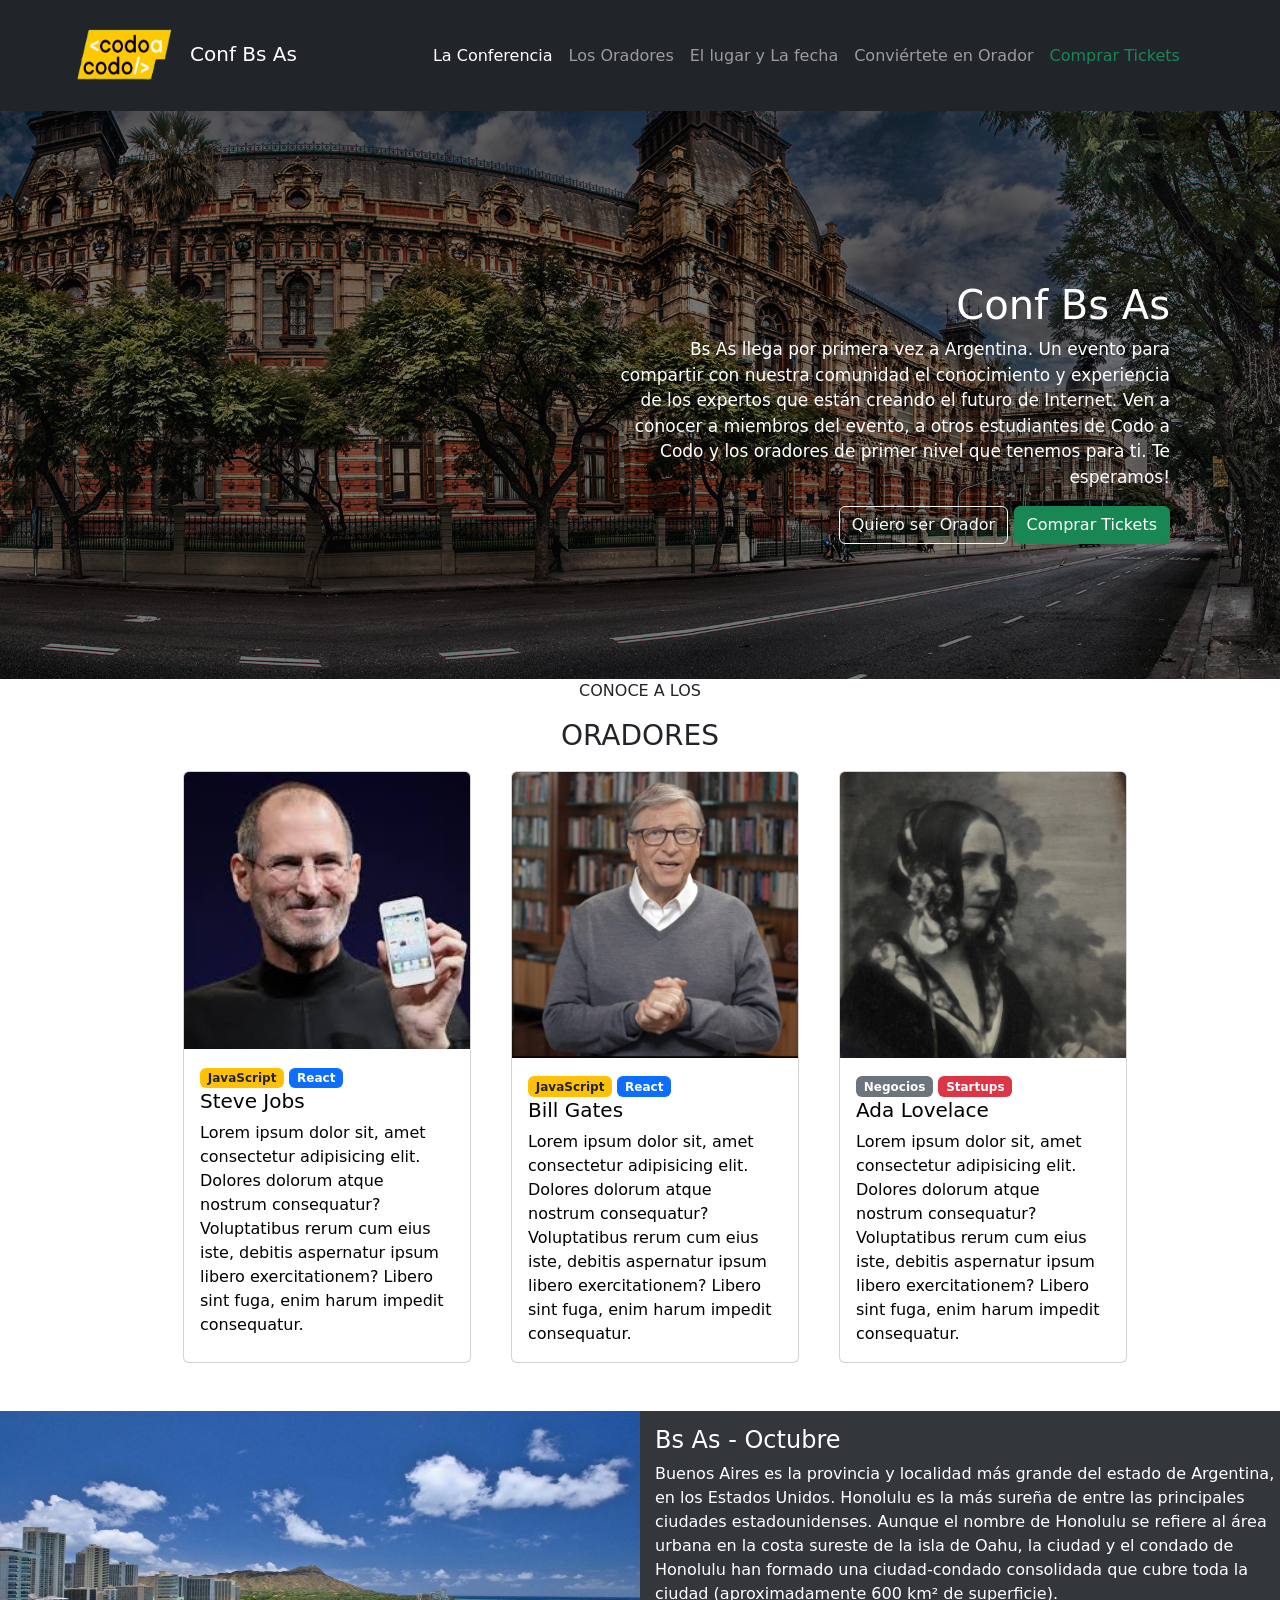
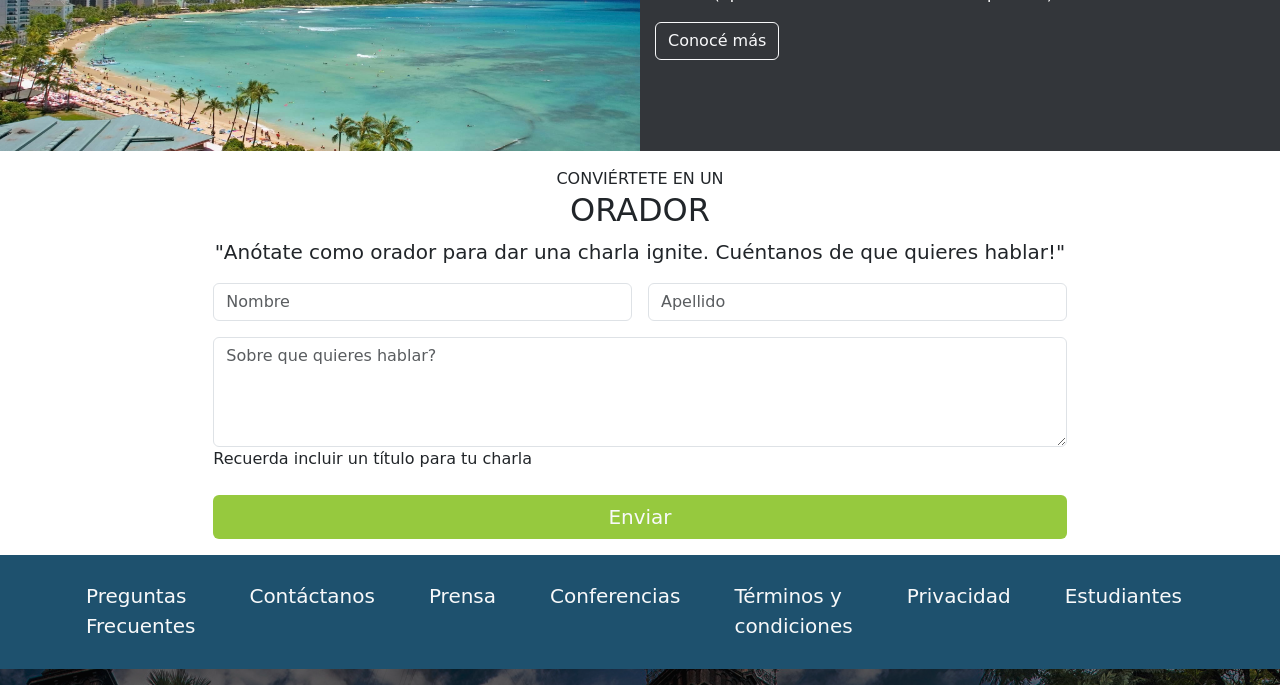
<file: index.html>
<!DOCTYPE html>
<html lang="en">
<head>
    <meta charset="UTF-8">
    <meta http-equiv="X-UA-Compatible" content="IE=edge">
    <meta name="viewport" content="width=device-width, initial-scale=1.0">
    <link href="https://cdn.jsdelivr.net/npm/bootstrap@5.1.1/dist/css/bootstrap.min.css" rel="stylesheet" integrity="sha384-F3w7mX95PdgyTmZZMECAngseQB83DfGTowi0iMjiWaeVhAn4FJkqJByhZMI3AhiU" crossorigin="anonymous">
    <link rel="stylesheet" href="CSS/style.css">
    <link rel="icon" type="image/png" href="img/codoacodo.png" sizes="16x16">
    <title>Codo a Codo FRONT_END</title>
</head>
<body>
    <header>
        <nav class="navbar navbar-expand-lg navbar-dark bg-dark">
            <div class="container-fluid">
              <a class="navbar-brand mx-5" href="#">
                  <img src="img/codoacodo.png" alt="" width="130" height="85">Conf Bs As
              </a>
              <button class="navbar-toggler" type="button" data-bs-toggle="collapse" data-bs-target="#navbarSupportedContent" aria-controls="navbarSupportedContent" aria-expanded="false" aria-label="Toggle navigation">
                <span class="navbar-toggler-icon"></span>
              </button>
              <div class="collapse navbar-collapse" id="navbarSupportedContent">
                <ul class="navbar-nav mx-auto">
                  <li class="nav-item">
                    <a class="nav-link active" aria-current="page" href="#">La Conferencia</a>
                  </li>
                  <li class="nav-item">
                      <a class="nav-link" href="#">Los Oradores</a>
                  </li>
                  <li class="nav-item">
                      <a href="" class="nav-link">El lugar y La fecha</a>
                  </li>
                  <li class="nav-item">
                      <a href="" class="nav-link">Conviértete en Orador</a>
                  </li>
                  <li class="nav-item">
                    <a class="nav-link text-success" href="#">Comprar Tickets</a>
                  </li>
                </ul>
              </div>
            </div>
          </nav>
          <div class="container mt-5">
            <div class="col-6 text-end">
            <h1 class="text-end">Conf Bs As</h1>
            <p class="text-end">Bs As llega por primera vez a Argentina. Un evento para compartir con nuestra comunidad el conocimiento y experiencia de los expertos que están creando el futuro de Internet. Ven a conocer a miembros del evento, a otros estudiantes de Codo a Codo y los oradores de primer nivel que tenemos para ti. Te esperamos!</p>
            <button type="button" class="btn btn-outline-light">Quiero ser Orador</button>
            <button type="button" class="btn btn-success">Comprar Tickets</button>
          </div>
          </div>
     </header>
       <div class="row">
           <section class="col-12">
             <center>
               <p>CONOCE A LOS</p><h3>ORADORES</h3>
             </center>
           </section>
           <section class="col-12">
             <div class="card col-lg-3" style="width: 18rem;">
                <img src="./img/steve.jpg" class="card-img-top" alt="...">
               <div class="card-body">
                 <span class="badge bg-warning text-dark">JavaScript</span>
                 <span class="badge bg-primary">React</span>
                 <h5 class="card-tittle">Steve Jobs</h5>
                 <p class="card-text">Lorem ipsum dolor sit, amet consectetur adipisicing elit. Dolores dolorum atque nostrum consequatur? Voluptatibus rerum cum eius iste, debitis aspernatur ipsum libero exercitationem? Libero sint fuga, enim harum impedit consequatur.</p>
               </div>
             </div>
             <div class="card col-lg-3" style="width: 18rem;">
                <img src="./img/bill.jpg" class="card-img-top" alt="...">
                <div class="card-body">
                  <span class="badge bg-warning text-dark">JavaScript</span>
                  <span class="badge bg-primary">React</span>
                  <h5 class="card-tittle">Bill Gates</h5>
                  <p class="card-text">Lorem ipsum dolor sit, amet consectetur adipisicing elit. Dolores dolorum atque nostrum consequatur? Voluptatibus rerum cum eius iste, debitis aspernatur ipsum libero exercitationem? Libero sint fuga, enim harum impedit consequatur.</p>
               </div>
             </div>
             <div class="card col-lg-3" style="width: 18rem;">
               <img src="./img/ada.jpeg" class="card-img-top" alt="...">
               <div class="card-body">
                  <span class="badge bg-secondary">Negocios</span>
                  <span class="badge bg-danger">Startups</span>
                  <h5 class="card-tittle">Ada Lovelace</h5>
                  <p class="card-text">Lorem ipsum dolor sit, amet consectetur adipisicing elit. Dolores dolorum atque nostrum consequatur? Voluptatibus rerum cum eius iste, debitis aspernatur ipsum libero exercitationem? Libero sint fuga, enim harum impedit consequatur.</p>
               </div>
             </div>
           </section>
           <section class="col-12">
             <img src="./img/honolulu.jpg" alt="" width="750" height="340" class="mt-5">
             <section class="col-6 mt-5">
               <h4>Bs As - Octubre</h4>
               <p class="description-honolulu">Buenos Aires es la provincia y localidad más grande del estado de Argentina, en los Estados Unidos. Honolulu es la más sureña de entre las principales ciudades estadounidenses. Aunque el nombre de Honolulu se refiere al área urbana en la costa sureste de la isla de Oahu, la ciudad y el condado de Honolulu han formado una ciudad-condado consolidada que cubre toda la ciudad (aproximadamente 600 km² de superficie).</p>
               <button type="button" class="btn btn-outline-light btn-honolulu">Conocé más</button>
             </section>
            </section>
            <section class="container mb-3">
              <div class="col-12 col-md-8 mx-auto">
                <center>
                <p class="mb-0 mt-3">CONVIÉRTETE EN UN</p><H2>ORADOR</H2><p class="fs-5">"Anótate como orador para dar una charla ignite. Cuéntanos de que quieres hablar!"</p>
                </center>
                <form action="" class="row g-3">
                <div class="col">
                  <input type="text" class="form-control" placeholder="Nombre" aria-label="Nombre">
                </div>
                <div class="col">
                  <input type="text" class="form-control" placeholder="Apellido" aria-label="Apellido">
                </div>
                <div class="mb-3">
                  <textarea class="form-control" id="exampleFormControlTextArea1" rows="4" placeholder="Sobre que quieres hablar?"></textarea>
                  <label for="expleFormControlTextarea1" class="form-label">Recuerda incluir un título para tu charla</label>
                </div>
                <div class="col-12 mt-0 mb-3">
                  <button type="submit" class="btn w-100 text-light fs-5" style="background: #96c93e;">Enviar</button>
                </div>
               </form>
             </div>
             <footer class="" style="background: #1e516e;">
              <ul class="nav justify-content-between container row-cols-1 row-col-sm-2 row-cols-md-2 row-cols-lg-auto">
                <li class="nav-item col col-xl-auto"><a class="nav-link text-light fs-5" aria-current="page" href="#">
                  Preguntas
                  <br>
                  Frecuentes
                </a></li>
                <li class="nav-item col col-xl-auto"><a class="nav-link text-light fs-5" aria-current="page" href="">Contáctanos</a></li>
                <li class="nav-item col col-xl-auto"><a class="nav-link text-light fs-5" aria-current="page" href="">Prensa</a></li>
                <li class="nav-item col col-xl-auto"><a class="nav-link text-light fs-5" aria-current="page" href="">Conferencias</a></li>
                <li class="nav-item col col-xl-auto"><a class="nav-link text-light fs-5" aria-current="page" href="">
                  Términos y
                  <br>
                  condiciones
                </a></li>
                <li class="nav-item col col-xl-auto"><a class="nav-link text-light fs-5" aria-current="page" href="">Privacidad</a></li>
                <li class="nav-item col col-xl-auto"><a class="nav-link text-light fs-5" aria-current="page" href="">Estudiantes</a></li>
              </ul>
             </footer>
           </section>
         </div>
    <script src="https://cdn.jsdelivr.net/npm/bootstrap@5.1.1/dist/js/bootstrap.bundle.min.js" integrity="sha384-/bQdsTh/da6pkI1MST/rWKFNjaCP5gBSY4sEBT38Q/9RBh9AH40zEOg7Hlq2THRZ" crossorigin="anonymous"></script>
    <script>href="https://cdn.jsdelivr.net/npm/bootstrap@5.1.1/dist/css/bootstrap.min.css" ;integrity="sha384-F3w7mX95PdgyTmZZMECAngseQB83DfGTowi0iMjiWaeVhAn4FJkqJByhZMI3AhiU" ;crossorigin="anonymous"</script>
</body>
</html>
</file>
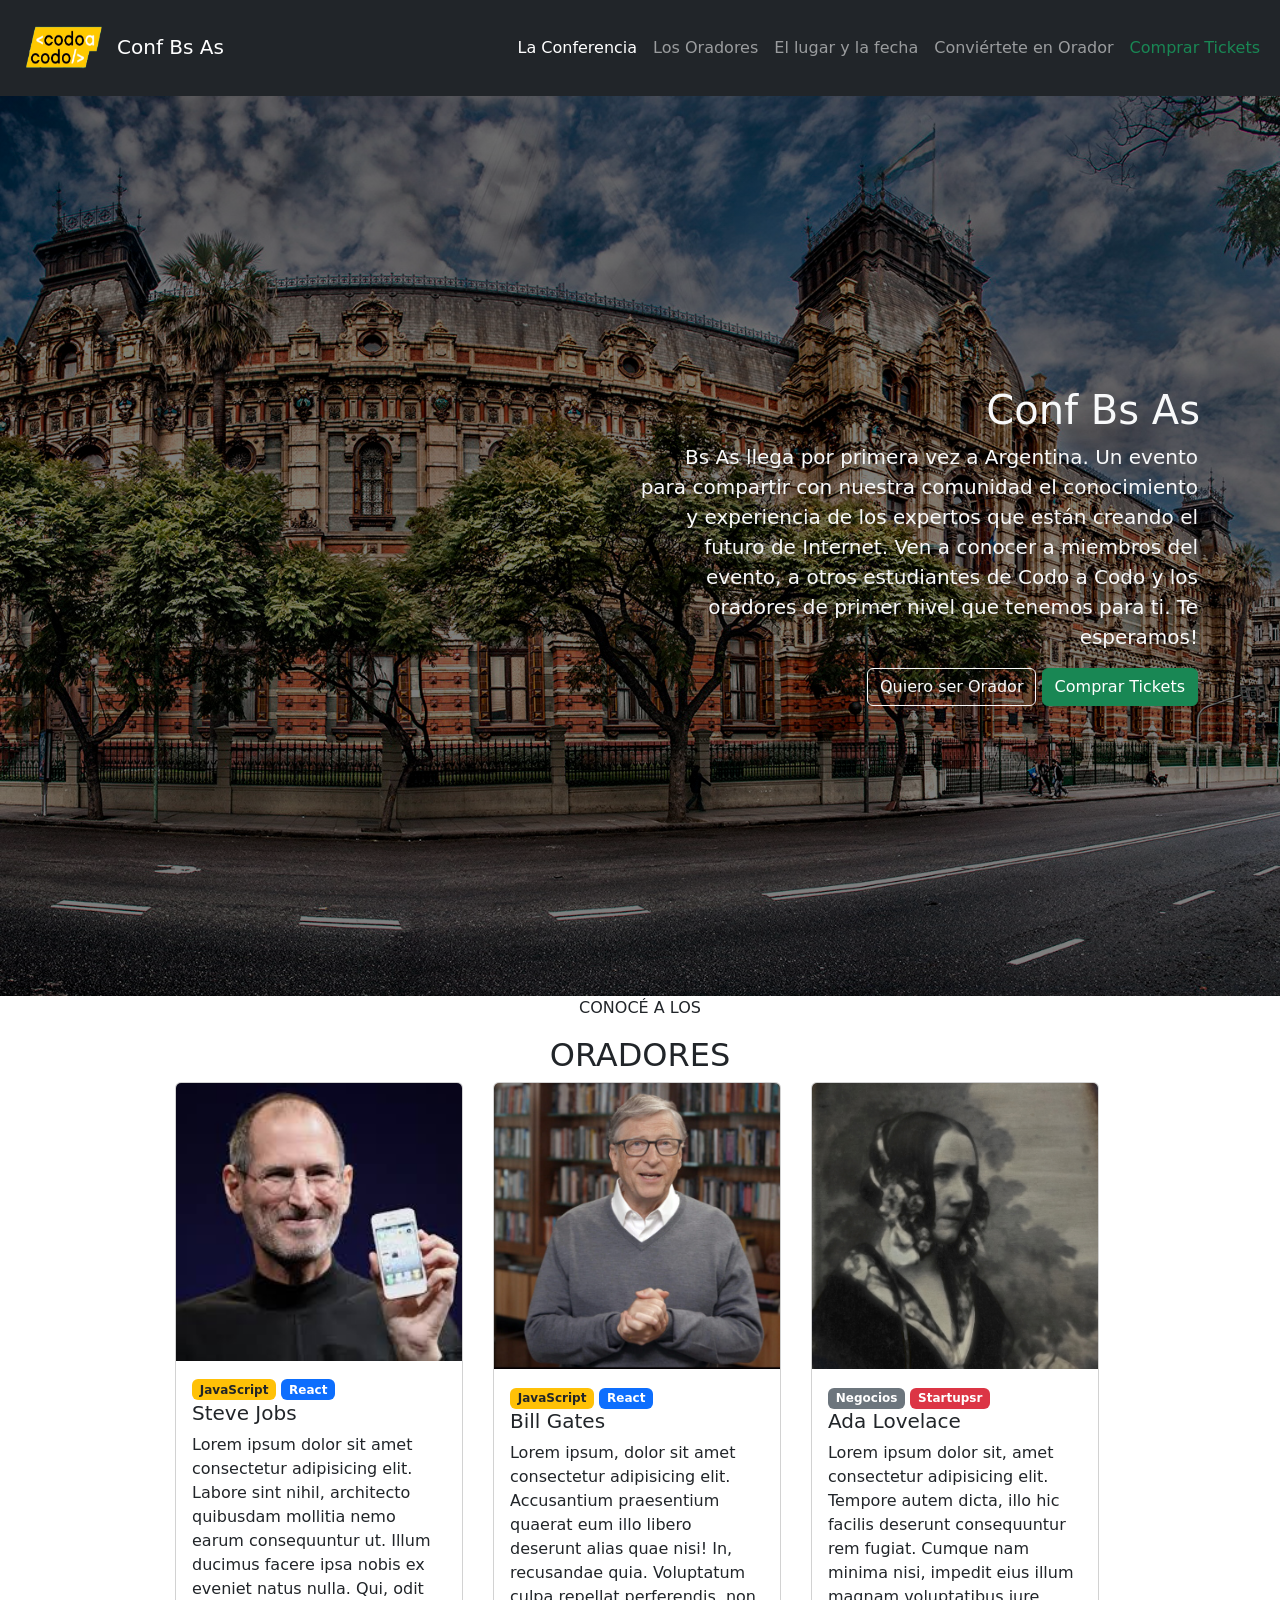
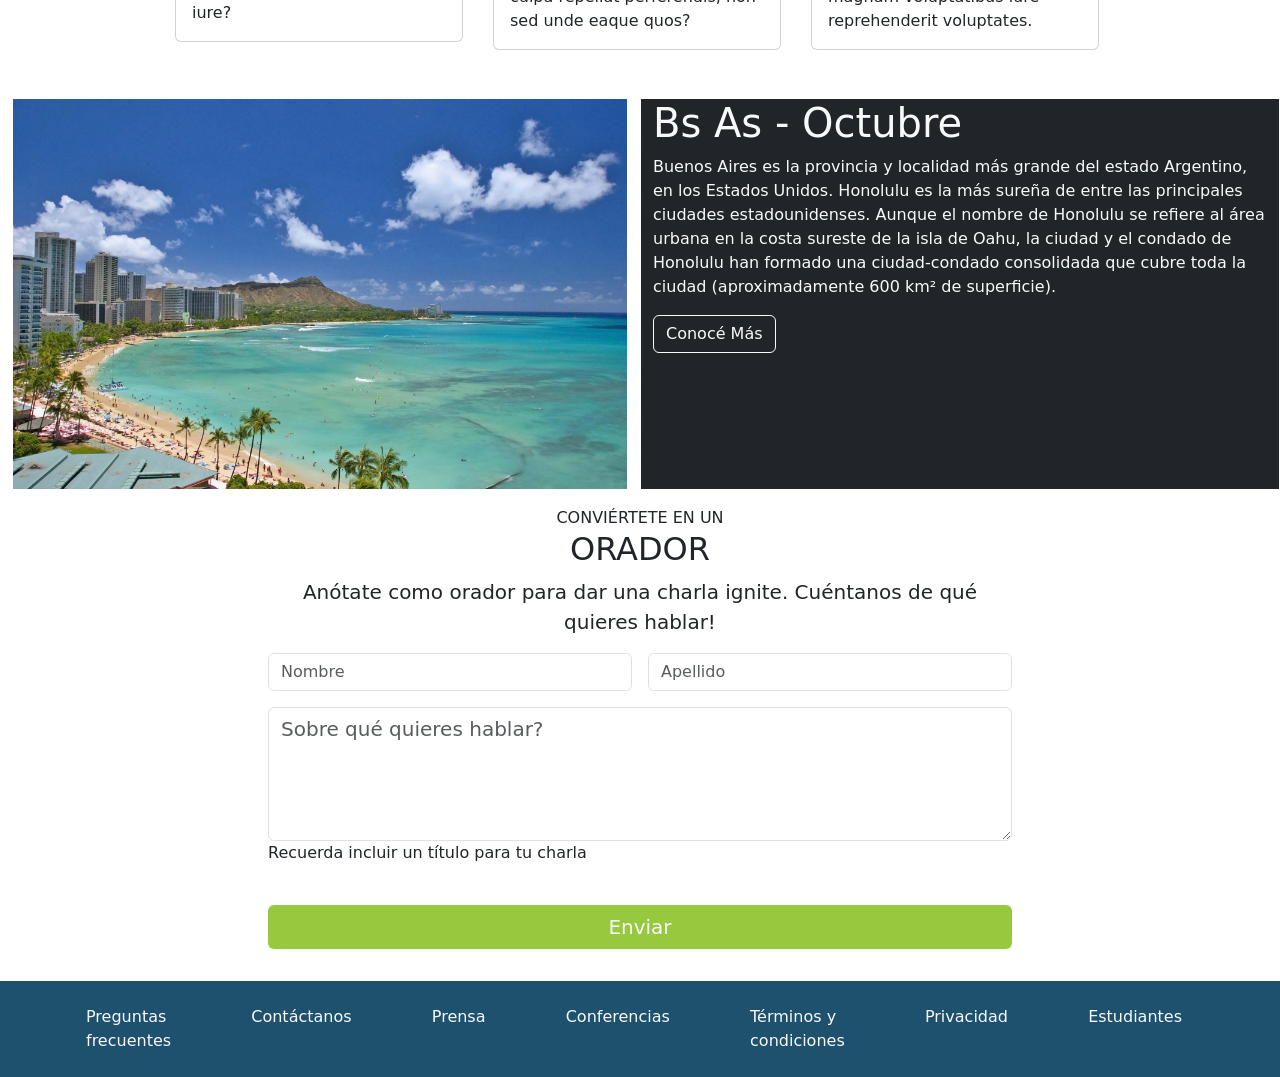
<file: index_2.html>
<!DOCTYPE html>
<html lang="en">
<head>
    <meta charset="UTF-8">
    <meta http-equiv="X-UA-Compatible" content="IE=edge">
    <meta name="viewport" content="width=device-width, initial-scale=1.0">
    <link href="https://cdn.jsdelivr.net/npm/bootstrap@5.1.1/dist/css/bootstrap.min.css" rel="stylesheet" integrity="sha384-F3w7mX95PdgyTmZZMECAngseQB83DfGTowi0iMjiWaeVhAn4FJkqJByhZMI3AhiU" crossorigin="anonymous">
    <link rel="stylesheet" href="./CSS_2/style_2.css">
    <link rel="icon" type="img/png" href="./img/codoacodo.png" sizes="16x16">
    <title>Codo a Codo FR_END</title>
</head>
<body>
    <header>
        <nav class="navbar navbar-expand-lg navbar-dark bg-dark">
            <div class="container-fluid">
              <a class="navbar-brand" href="#"> <img src="./img/codoacodo.png" alt="" width="105" height="70">Conf Bs As</a>
              <button class="navbar-toggler" type="button" data-bs-toggle="collapse" data-bs-target="#navbarSupportedContent" aria-controls="navbarSupportedContent" aria-expanded="false" aria-label="Toggle navigation">
                <span class="navbar-toggler-icon"></span>
              </button>
              <div class="collapse navbar-collapse justify-content-end" id="navbarNavDropdown">
                 <ul class="navbar-nav">
                  <li class="nav-item">
                    <a class="nav-link active" aria-current="page" href="#">La Conferencia</a>
                  </li>
                  <li class="nav-item">
                    <a class="nav-link" href="#">Los Oradores</a>
                  </li>
                  <li class="nav-item">
                      <a href="#" class="nav-link">El lugar y la fecha</a>
                  </li>
                  <li class="nav-item">
                      <a href="#" class="nav-link">Conviértete en Orador</a>
                  </li>
                  <li class="nav-item">
                    <a class="nav-link text-success" href="#">Comprar Tickets</a>
                  </li>
                 </ul>
              </div>
            </div>
          </nav>
    </header>
    <main>
        <section class="min-vh-100 d-flex" style="background: linear-gradient(rgba(0,0,0,0.5), rgba(0,0,0, 0.5)),url(img/ba1.jpg); background-size: cover;">
          <div class="container d-flex flex-column align-items-end justify-content-center text-end text-light py-5">
            <div class="conf-bsas text-end col-6">
                <h1 class="text-end col-6">Conf Bs As</h1>
                <p class="text-end fs-5">Bs As llega por primera vez a Argentina. Un evento para compartir con nuestra comunidad el conocimiento y experiencia de los expertos que están creando el futuro de Internet. Ven a conocer a miembros del evento, a otros estudiantes de Codo a Codo y los oradores de primer nivel que tenemos para ti. Te esperamos!</p>
                <button type="button" class="btn btn-outline-light">Quiero ser Orador</button>
                <button type="button" class="btn btn-success">Comprar Tickets</button>
            </div>
            </div>
          </section>
          <section class="container-lg mb-5">
              <center>
                  <p>CONOCÉ A LOS</p>
                  <h2>ORADORES</h2>
              </center>
              <div class="col-lg-10 col-12 mx-auto">
                <div class="row row-cols-1 row-cols-md-3 g-4">
                  <div class="col"><div class="card" style="width: 18rem;">
                    <img src="./img/steve.jpg" class="card-img-top" alt="...">
                    <div class="card-body">
                      <span class="badge bg-warning text-dark">JavaScript</span>
                      <span class="badge bg-primary">React</span>
                      <h5 class="card-title">Steve Jobs</h5>
                      <p class="card-text">Lorem ipsum dolor sit amet consectetur adipisicing elit. Labore sint nihil, architecto quibusdam mollitia nemo earum consequuntur ut. Illum ducimus facere ipsa nobis ex eveniet natus nulla. Qui, odit iure?</p>
                    </div>
                  </div></div>
                  <div class="col"><div class="card" style="width: 18rem;">
                    <img src="./img/bill.jpg" class="card-img-top" alt="...">
                    <div class="card-body">
                      <span class="badge bg-warning text-dark">JavaScript</span>
                      <span class="badge bg-primary">React</span>
                      <h5 class="card-title">Bill Gates</h5>
                      <p class="card-text">Lorem ipsum, dolor sit amet consectetur adipisicing elit. Accusantium praesentium quaerat eum illo libero deserunt alias quae nisi! In, recusandae quia. Voluptatum culpa repellat perferendis, non sed unde eaque quos?</p>
                    </div>
                  </div></div>
                  <div class="col"><div class="card" style="width: 18rem;">
                    <img src="./img/ada.jpeg" class="card-img-top" alt="...">
                    <div class="card-body">
                      <span class="badge bg-secondary">Negocios</span>
                      <span class="badge bg-danger">Startupsr</span>
                      <h5 class="card-title">Ada Lovelace</h5>
                      <p class="card-text">Lorem ipsum dolor sit, amet consectetur adipisicing elit. Tempore autem dicta, illo hic facilis deserunt consequuntur rem fugiat. Cumque nam minima nisi, impedit eius illum magnam voluptatibus iure reprehenderit voluptates.</p>
                    </div>
                  </div></div>
                </div>
              </div>
       </section>
       <section class="container-fluid m-0">
         <div class="row">
           <img src="./img/honolulu.jpg" alt="Honolulu" class="col-12 col-lg-6 border border-white">
           <div class="col-12 col-lg-6 bg-dark text-light border border-white">
             <h4 class="display-6">Bs As - Octubre</h4>
             <p class="mb-3">Buenos Aires es la provincia y localidad más grande del estado Argentino, en los Estados Unidos. Honolulu es la más sureña de entre las principales ciudades estadounidenses. Aunque el nombre de Honolulu se refiere al área urbana en la costa sureste de la isla de Oahu, la ciudad y el condado de Honolulu han formado una ciudad-condado consolidada que cubre toda la ciudad (aproximadamente 600 km² de superficie).</p>
             <button type="button" class="btn btn-outline-light">Conocé Más</button>
           </div>
         </div>
       </section>
       <section class="container mb-3">
            <div class="col-12 col-md-8 mx-auto">
              <p class="text-center mb-0 mt-3">CONVIÉRTETE EN UN</p>
              <h2 class="text-center">ORADOR</h2>
              <p class="text-center fs-5">Anótate como orador para dar una charla ignite. Cuéntanos de qué quieres hablar!</p>
              <form class="row g-3">
                <div class="col">
                  <input type="text" class="form-control" placeholder="Nombre" aria-placeholder="Nombre">
                </div>
                <div class="col">
                  <input type="text" class="form-control" placeholder="Apellido" aria-placeholder="Apellido">
                </div>
                <div class="mb-3">
                  <textarea class="form-control fs-5" id="exampleFormControlTextarea1" placeholder="Sobre qué quieres hablar?" rows="4"></textarea>
                  <label for="exampleFormControlTextarea1" class="form-label">Recuerda incluir un título para tu charla</label>
                </div>
                <div class="col-12 mb-3">
                  <button type="submit" class="btn w-100 text-light fs-5" style="background: #96c93e">Enviar</button>
                </div>
              </form>
            </div>
       </section>
       <footer class="py-3" style="background-color: #1e516e;">
        <ul class="nav justify-content-between container row-cols-1 row-cols-sm-2 row-cols-md-2 row-cols-lg-auto">
          <li class="nav-item col col-xl-auto">
              <a class="nav-link text-light" aria-current="page" href="#">Preguntas<br>frecuentes</a>
          </li>
          <li class="nav-item col col-xl-auto">
              <a class="nav-link text-light" href="#">Contáctanos</a>
          </li>
          <li class="nav-item col col-xl-auto">
              <a class="nav-link text-light" href="#">Prensa</a>
          </li>
          <li class="nav-item col col-xl-auto">
              <a class="nav-link text-light" href="#">Conferencias</a>
          </li>
          <li class="nav-item col col-xl-auto">
              <a class="nav-link text-light" href="#">Términos y<br>condiciones</a>
          </li>
          <li class="nav-item col col-xl-auto">
              <a class="nav-link text-light" href="#">Privacidad</a>
          </li>
          <li class="nav-item col col-xl-auto">
              <a class="nav-link text-light" href="#">Estudiantes</a>
          </li>
      </ul>
      </footer>
    </main>
    <script src="https://cdn.jsdelivr.net/npm/bootstrap@5.1.1/dist/js/bootstrap.bundle.min.js" integrity="sha384-/bQdsTh/da6pkI1MST/rWKFNjaCP5gBSY4sEBT38Q/9RBh9AH40zEOg7Hlq2THRZ" crossorigin="anonymous"></script>
</body>
</html>
</file>
<file: CSS/style.css>
body{
    background-image: url(../img/ba1.jpg);
    background-color: rgba(34, 34, 34, 0.836);
    background-blend-mode: soft-light;
    background-size: contain;
}

html{
    margin: 0%;
}

div.container{
    color: white;
    font-size: 17px;
}

div.col-6{
    margin-left: 530px;
    margin-top: 170px;
    margin-bottom: 135px;
}

section.col-12{
    display: flex;
    background-color: white;
    justify-content: center;
}

div.card{
    display: flex;
    color: black;
    margin-top: 10px;
    margin-left: 35px;
    margin-right: 5px;
    justify-content: space-around;
}

div.card-horizontal{
    align-content: center;
}

section.col-6{
    background-color:rgb(51, 54, 58);
    color: white;
}

h4{
    margin-top: 15px;
    margin-left: 15px;
}

.btn-honolulu{
margin-left: 15px;
}

.description-honolulu{
    margin-left: 15px;
}

section.container{
    background-color: white;
}

footer{
    padding-top: 18px;
    padding-bottom: 20px;
}
</file>
<file: CSS_2/style_2.css>
h1{
    margin-left: 281px;
}


section.col-12{
    background-color: white;
    display: flex;
    justify-content: center;
}
</file>
